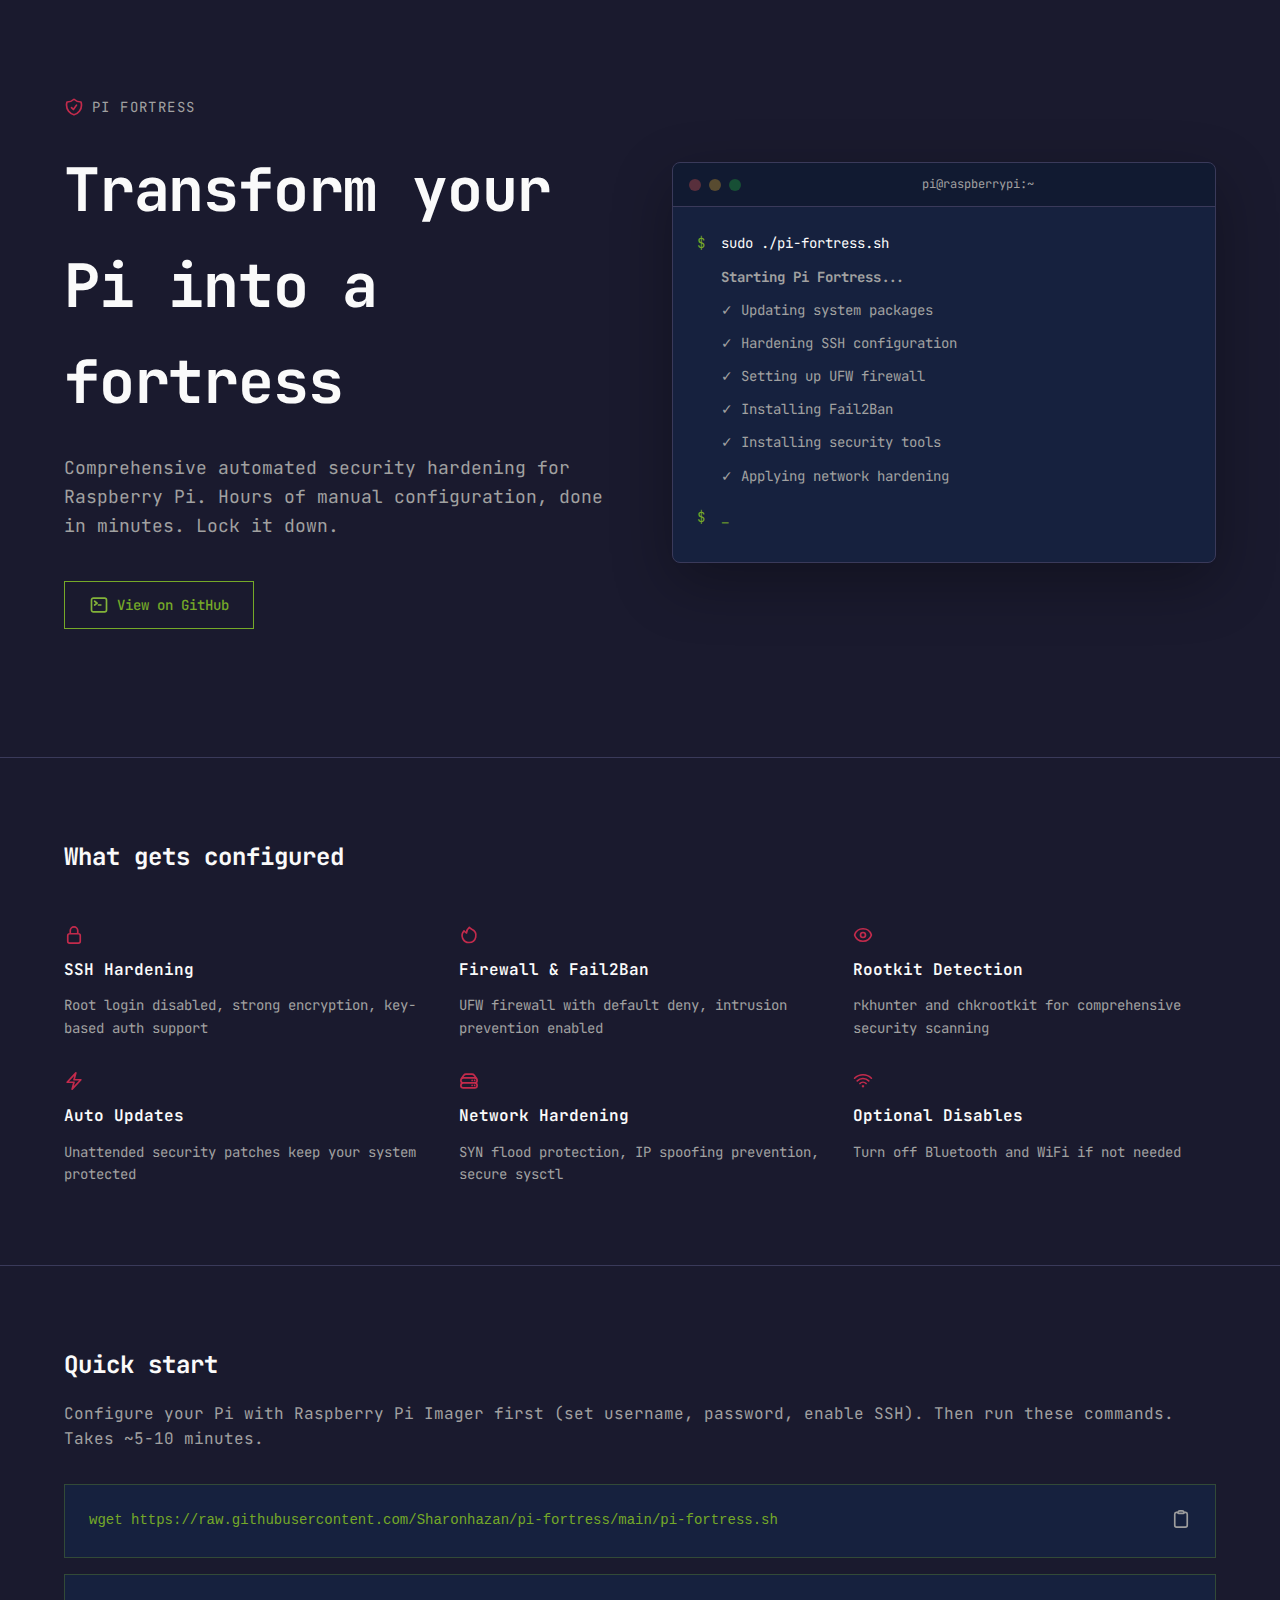
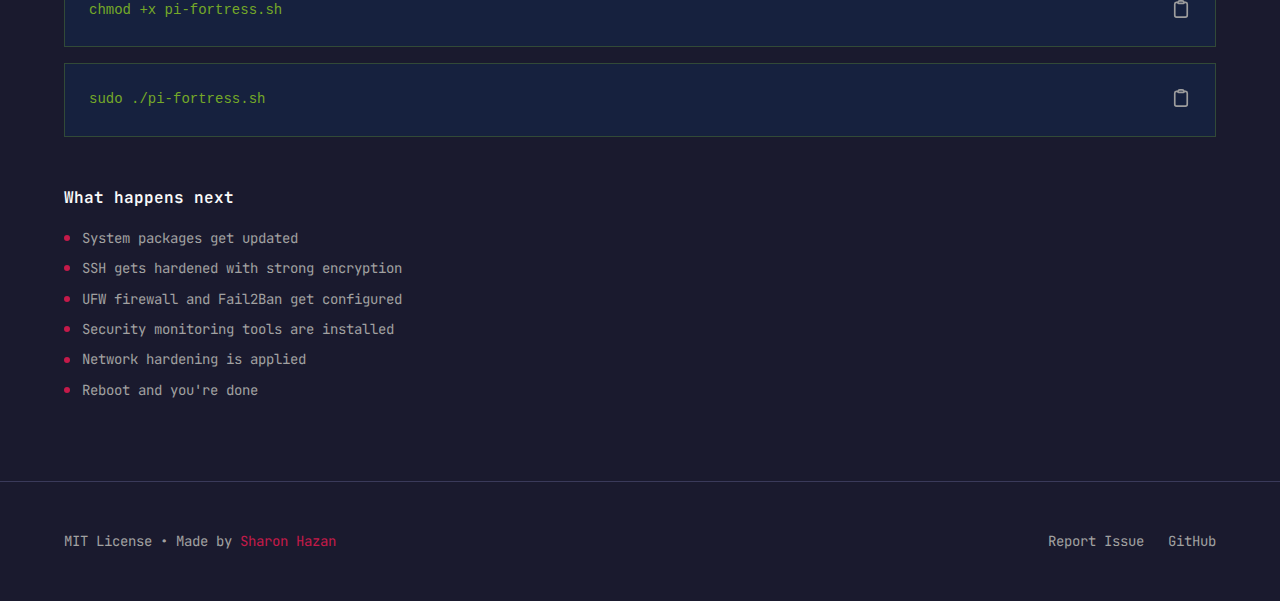
<file: docs/index.html>
<!DOCTYPE html>
<html lang="en">
<head>
  <meta charset="UTF-8">
  <meta name="viewport" content="width=device-width, initial-scale=1.0">
  <title>Pi Fortress - Secure Your Raspberry Pi in One Command</title>
  <meta name="description" content="Automated security hardening script for Raspberry Pi. Configure firewall, SSH, fail2ban, and more with a single command.">
  <link rel="preconnect" href="https://fonts.googleapis.com">
  <link rel="preconnect" href="https://fonts.gstatic.com" crossorigin>
  <link href="https://fonts.googleapis.com/css2?family=JetBrains+Mono:wght@400;500;600;700&display=swap" rel="stylesheet">
  <link rel="stylesheet" href="styles.css">
</head>
<body>
  <!-- Hero Section -->
  <section class="hero">
    <div class="container">
      <div class="hero-grid">
        <div class="hero-content">
          <div class="hero-badge">
            <img src="icons/shield.svg" alt="" class="icon">
            <span>Pi Fortress</span>
          </div>

          <h1>Transform your Pi into a fortress</h1>

          <p class="hero-description">Comprehensive automated security hardening for Raspberry Pi. Hours of manual configuration, done in minutes. Lock it down.</p>

          <div class="hero-buttons">
<!--
            <a href="https://raw.githubusercontent.com/Sharonhazan/pi-fortress/main/pi_fortress.sh" download class="btn btn-primary">
              <img src="icons/download.svg" alt="" class="icon">
              Download Script
            </a>
-->
            <a href="https://github.com/Sharonhazan/pi-fortress" target="_blank" rel="noopener noreferrer" class="btn btn-secondary">
              <img src="icons/terminal.svg" alt="" class="icon">
              View on GitHub
            </a>
          </div>
        </div>

   <div class="terminal-window">
            <div class="terminal-header">
              <div class="terminal-buttons">
                <span></span>
                <span></span>
                <span></span>
              </div>
              <div class="terminal-title">pi@raspberrypi:~</div>
            </div>
            <div class="terminal-body">
              <div class="terminal-line"><span class="prompt">$</span> sudo ./pi-fortress.sh</div>
              <div class="terminal-line output"><b>Starting Pi Fortress...</b></div>
              <div class="terminal-line output">✓ Updating system packages</div>
              <div class="terminal-line output">✓ Hardening SSH configuration</div>
              <div class="terminal-line output">✓ Setting up UFW firewall</div>
              <div class="terminal-line output">✓ Installing Fail2Ban</div>
              <div class="terminal-line output">✓ Installing security tools</div>
              <div class="terminal-line output">✓ Applying network hardening</div>
              <div class="terminal-line cursor"><span class="prompt">$</span> <span class="blink">_</span></div>
            </div>
          </div>
        </div>
      </div>
    </div>
  </section>

  <!-- Features Section -->
  <section class="features">
    <div class="container">
      <h2>What gets configured</h2>

      <div class="features-grid">
        <div class="feature">
          <img src="icons/lock.svg" alt="" class="icon">
          <h3>SSH Hardening</h3>
          <p>Root login disabled, strong encryption, key-based auth support</p>
        </div>

        <div class="feature">
          <img src="icons/fire.svg" alt="" class="icon">
          <h3>Firewall & Fail2Ban</h3>
          <p>UFW firewall with default deny, intrusion prevention enabled</p>
        </div>

        <div class="feature">
          <img src="icons/eye.svg" alt="" class="icon">
          <h3>Rootkit Detection</h3>
          <p>rkhunter and chkrootkit for comprehensive security scanning</p>
        </div>

        <div class="feature">
          <img src="icons/bolt.svg" alt="" class="icon">
          <h3>Auto Updates</h3>
          <p>Unattended security patches keep your system protected</p>
        </div>

        <div class="feature">
          <img src="icons/server.svg" alt="" class="icon">
          <h3>Network Hardening</h3>
          <p>SYN flood protection, IP spoofing prevention, secure sysctl</p>
        </div>

        <div class="feature">
          <img src="icons/wifi.svg" alt="" class="icon">
          <h3>Optional Disables</h3>
          <p>Turn off Bluetooth and WiFi if not needed</p>
        </div>
      </div>
    </div>
  </section>

  <!-- Installation Section -->
  <section class="installation">
    <div class="container">
      <h2>Quick start</h2>
      <p class="installation-description">Configure your Pi with Raspberry Pi Imager first (set username, password, enable SSH). Then run these commands. Takes ~5-10 minutes.</p>

      <div class="code-blocks">
        <div class="code-block">
          <button class="copy-btn" onclick="copyCommand(this, 'wget https://raw.githubusercontent.com/Sharonhazan/pi-fortress/main/pi-fortress.sh')">
            <img src="icons/clipboard.svg" alt="Copy" class="icon copy-icon">
            <img src="icons/check.svg" alt="Copied" class="icon check-icon" style="display: none;">
          </button>
          <pre><code>wget https://raw.githubusercontent.com/Sharonhazan/pi-fortress/main/pi-fortress.sh</code></pre>
        </div>

        <div class="code-block">
          <button class="copy-btn" onclick="copyCommand(this, 'chmod +x pi-fortress.sh')">
            <img src="icons/clipboard.svg" alt="Copy" class="icon copy-icon">
            <img src="icons/check.svg" alt="Copied" class="icon check-icon" style="display: none;">
          </button>
          <pre><code>chmod +x pi-fortress.sh</code></pre>
        </div>

        <div class="code-block">
          <button class="copy-btn" onclick="copyCommand(this, 'sudo ./pi-fortress.sh')">
            <img src="icons/clipboard.svg" alt="Copy" class="icon copy-icon">
            <img src="icons/check.svg" alt="Copied" class="icon check-icon" style="display: none;">
          </button>
          <pre><code>sudo ./pi-fortress.sh</code></pre>
        </div>
      </div>

      <div class="next-steps">
        <h3>What happens next</h3>
        <ul>
          <li><span class="bullet"></span> System packages get updated</li>
          <li><span class="bullet"></span> SSH gets hardened with strong encryption</li>
          <li><span class="bullet"></span> UFW firewall and Fail2Ban get configured</li>
          <li><span class="bullet"></span> Security monitoring tools are installed</li>
          <li><span class="bullet"></span> Network hardening is applied</li>
          <li><span class="bullet"></span> Reboot and you're done</li>
        </ul>
      </div>
    </div>
  </section>

  <!-- Footer -->
  <footer class="footer">
    <div class="container">
      <div class="footer-content">
        <p>MIT License • Made by <a href="https://github.com/Sharonhazan" target="_blank" rel="noopener noreferrer">Sharon Hazan</a></p>
        <div class="footer-links">
          <a href="https://github.com/Sharonhazan/pi-fortress/issues" target="_blank" rel="noopener noreferrer">Report Issue</a>
          <a href="https://github.com/Sharonhazan/pi-fortress" target="_blank" rel="noopener noreferrer">GitHub</a>
        </div>
      </div>
    </div>
  </footer>

  <script>
    function copyCommand(button, command) {
      navigator.clipboard.writeText(command).then(() => {
        const copyIcon = button.querySelector('.copy-icon');
        const checkIcon = button.querySelector('.check-icon');
        copyIcon.style.display = 'none';
        checkIcon.style.display = 'block';
        setTimeout(() => {
          copyIcon.style.display = 'block';
          checkIcon.style.display = 'none';
        }, 2000);
      });
    }
  </script>
</body>
</html>
</file>
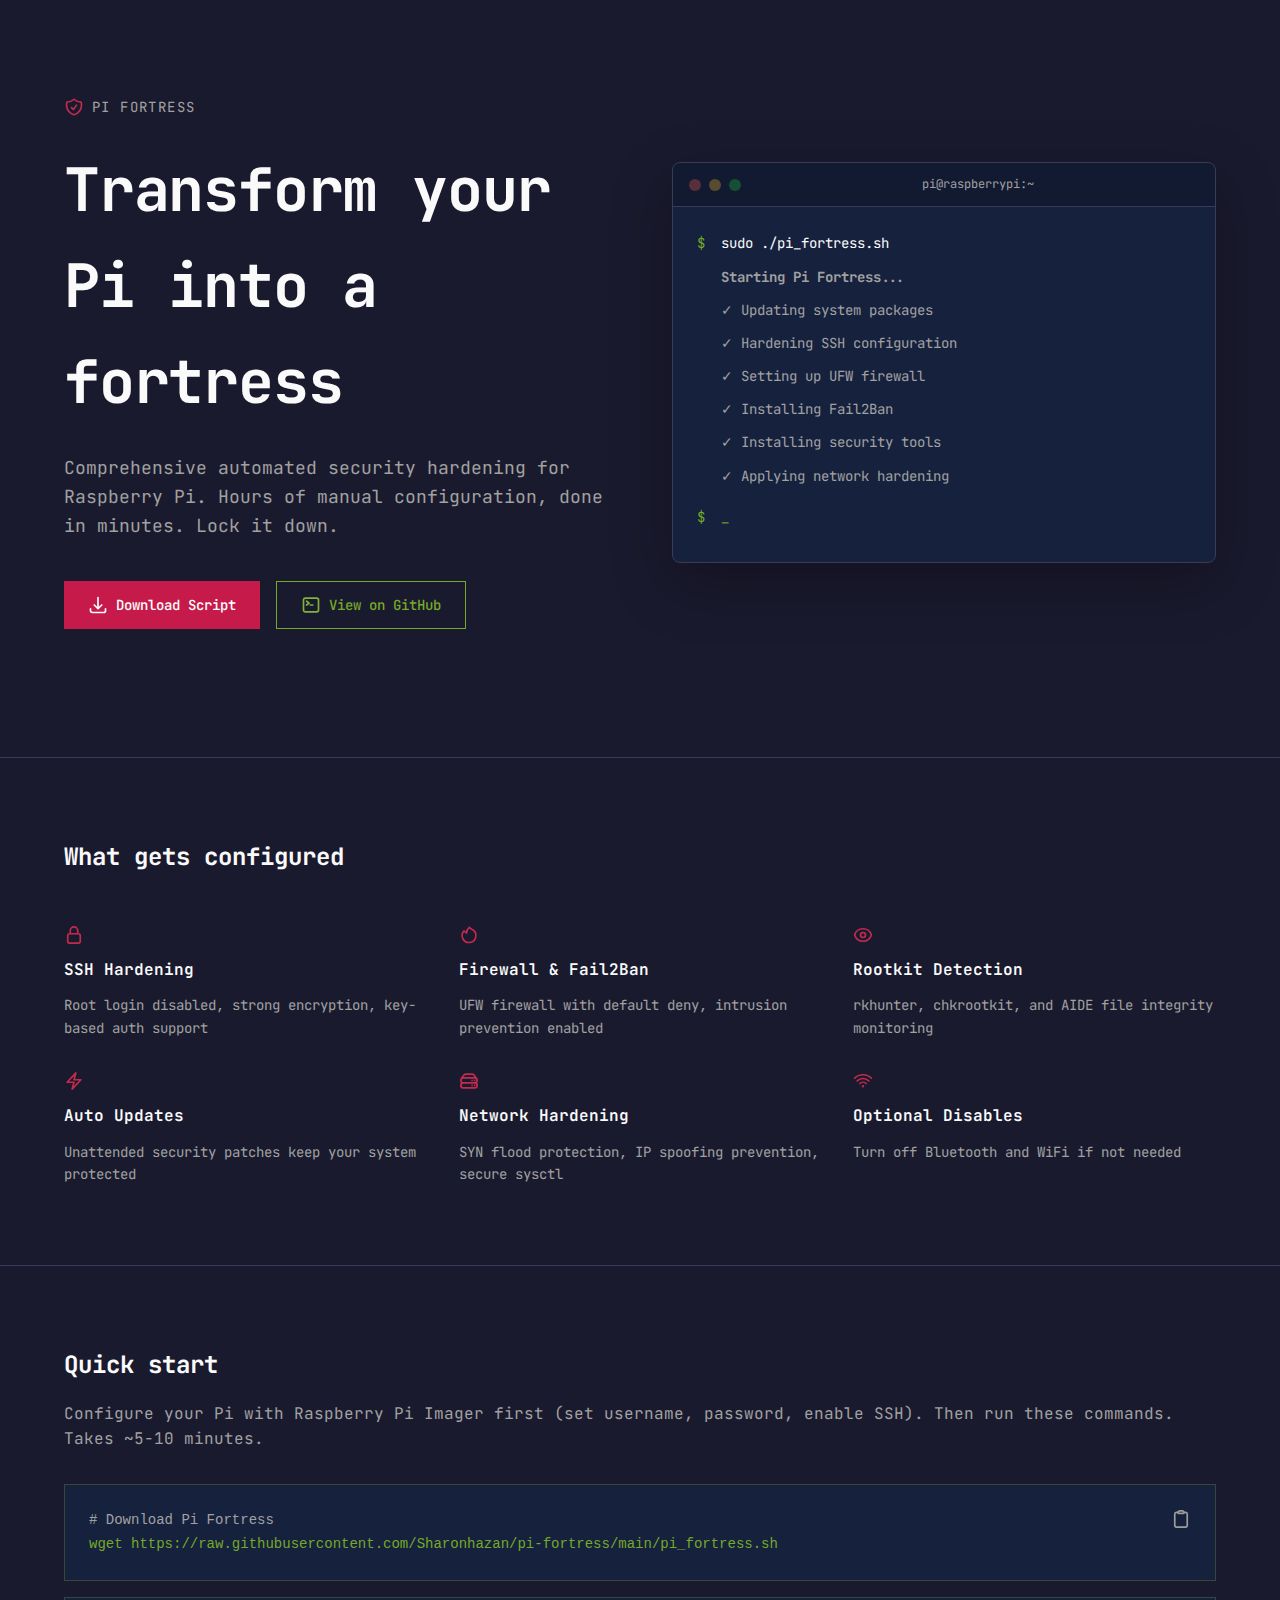
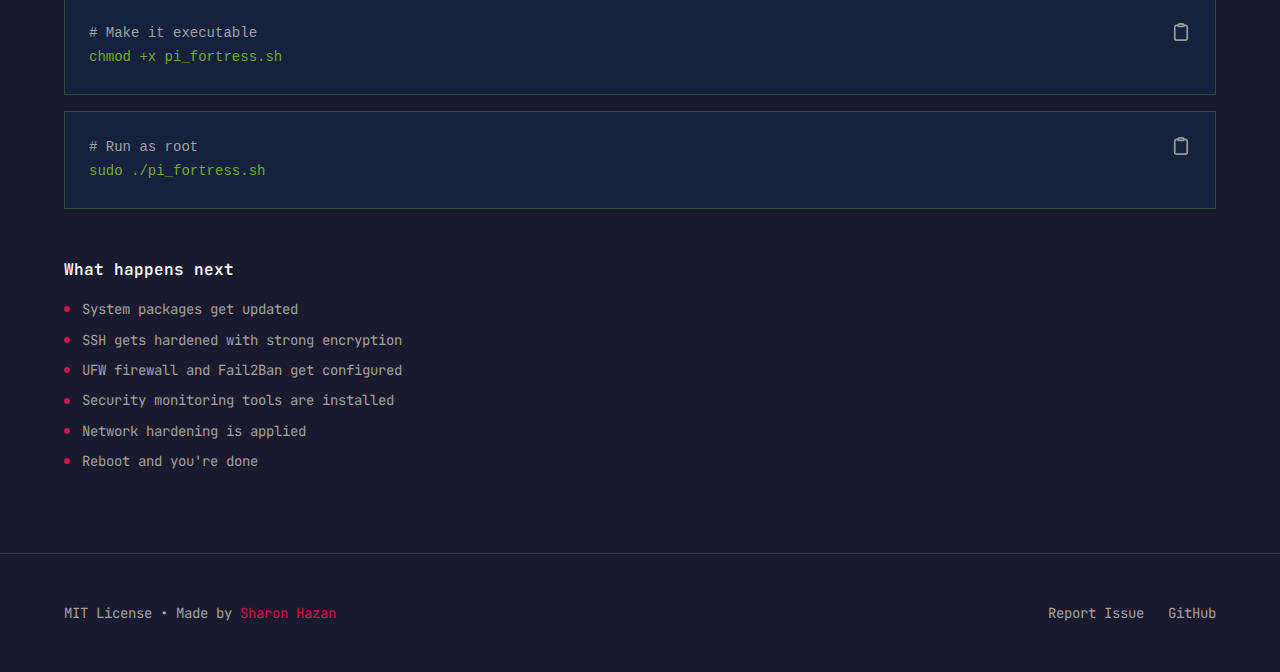
<file: web/index.html>
<!DOCTYPE html>
<html lang="en">
<head>
  <meta charset="UTF-8">
  <meta name="viewport" content="width=device-width, initial-scale=1.0">
  <title>Pi Fortress - Secure Your Raspberry Pi in One Command</title>
  <meta name="description" content="Automated security hardening script for Raspberry Pi. Configure firewall, SSH, fail2ban, and more with a single command.">
  <link rel="preconnect" href="https://fonts.googleapis.com">
  <link rel="preconnect" href="https://fonts.gstatic.com" crossorigin>
  <link href="https://fonts.googleapis.com/css2?family=JetBrains+Mono:wght@400;500;600;700&display=swap" rel="stylesheet">
  <link rel="stylesheet" href="styles.css">
</head>
<body>
  <!-- Hero Section -->
  <section class="hero">
    <div class="container">
      <div class="hero-grid">
        <div class="hero-content">
          <div class="hero-badge">
            <img src="icons/shield.svg" alt="" class="icon">
            <span>Pi Fortress</span>
          </div>

          <h1>Transform your Pi into a fortress</h1>

          <p class="hero-description">Comprehensive automated security hardening for Raspberry Pi. Hours of manual configuration, done in minutes. Lock it down.</p>

          <div class="hero-buttons">
            <a href="https://raw.githubusercontent.com/Sharonhazan/pi-fortress/main/pi_fortress.sh" download class="btn btn-primary">
              <img src="icons/download.svg" alt="" class="icon">
              Download Script
            </a>
            <a href="https://github.com/Sharonhazan/pi-fortress" target="_blank" rel="noopener noreferrer" class="btn btn-secondary">
              <img src="icons/terminal.svg" alt="" class="icon">
              View on GitHub
            </a>
          </div>
        </div>

   <div class="terminal-window">
            <div class="terminal-header">
              <div class="terminal-buttons">
                <span></span>
                <span></span>
                <span></span>
              </div>
              <div class="terminal-title">pi@raspberrypi:~</div>
            </div>
            <div class="terminal-body">
              <div class="terminal-line"><span class="prompt">$</span> sudo ./pi_fortress.sh</div>
              <div class="terminal-line output"><b>Starting Pi Fortress...</b></div>
              <div class="terminal-line output">✓ Updating system packages</div>
              <div class="terminal-line output">✓ Hardening SSH configuration</div>
              <div class="terminal-line output">✓ Setting up UFW firewall</div>
              <div class="terminal-line output">✓ Installing Fail2Ban</div>
              <div class="terminal-line output">✓ Installing security tools</div>
              <div class="terminal-line output">✓ Applying network hardening</div>
              <div class="terminal-line cursor"><span class="prompt">$</span> <span class="blink">_</span></div>
            </div>
          </div>
        </div>
      </div>
    </div>
  </section>

  <!-- Features Section -->
  <section class="features">
    <div class="container">
      <h2>What gets configured</h2>

      <div class="features-grid">
        <div class="feature">
          <img src="icons/lock.svg" alt="" class="icon">
          <h3>SSH Hardening</h3>
          <p>Root login disabled, strong encryption, key-based auth support</p>
        </div>

        <div class="feature">
          <img src="icons/fire.svg" alt="" class="icon">
          <h3>Firewall & Fail2Ban</h3>
          <p>UFW firewall with default deny, intrusion prevention enabled</p>
        </div>

        <div class="feature">
          <img src="icons/eye.svg" alt="" class="icon">
          <h3>Rootkit Detection</h3>
          <p>rkhunter, chkrootkit, and AIDE file integrity monitoring</p>
        </div>

        <div class="feature">
          <img src="icons/bolt.svg" alt="" class="icon">
          <h3>Auto Updates</h3>
          <p>Unattended security patches keep your system protected</p>
        </div>

        <div class="feature">
          <img src="icons/server.svg" alt="" class="icon">
          <h3>Network Hardening</h3>
          <p>SYN flood protection, IP spoofing prevention, secure sysctl</p>
        </div>

        <div class="feature">
          <img src="icons/wifi.svg" alt="" class="icon">
          <h3>Optional Disables</h3>
          <p>Turn off Bluetooth and WiFi if not needed</p>
        </div>
      </div>
    </div>
  </section>

  <!-- Installation Section -->
  <section class="installation">
    <div class="container">
      <h2>Quick start</h2>
      <p class="installation-description">Configure your Pi with Raspberry Pi Imager first (set username, password, enable SSH). Then run these commands. Takes ~5-10 minutes.</p>

      <div class="code-blocks">
        <div class="code-block">
          <button class="copy-btn" onclick="copyCommand(this, 'wget https://raw.githubusercontent.com/Sharonhazan/pi-fortress/main/pi_fortress.sh')">
            <img src="icons/clipboard.svg" alt="Copy" class="icon copy-icon">
            <img src="icons/check.svg" alt="Copied" class="icon check-icon" style="display: none;">
          </button>
          <pre><code><span class="comment"># Download Pi Fortress</span>
wget https://raw.githubusercontent.com/Sharonhazan/pi-fortress/main/pi_fortress.sh</code></pre>
        </div>

        <div class="code-block">
          <button class="copy-btn" onclick="copyCommand(this, 'chmod +x pi_fortress.sh')">
            <img src="icons/clipboard.svg" alt="Copy" class="icon copy-icon">
            <img src="icons/check.svg" alt="Copied" class="icon check-icon" style="display: none;">
          </button>
          <pre><code><span class="comment"># Make it executable</span>
chmod +x pi_fortress.sh</code></pre>
        </div>

        <div class="code-block">
          <button class="copy-btn" onclick="copyCommand(this, 'sudo ./pi_fortress.sh')">
            <img src="icons/clipboard.svg" alt="Copy" class="icon copy-icon">
            <img src="icons/check.svg" alt="Copied" class="icon check-icon" style="display: none;">
          </button>
          <pre><code><span class="comment"># Run as root</span>
sudo ./pi_fortress.sh</code></pre>
        </div>
      </div>

      <div class="next-steps">
        <h3>What happens next</h3>
        <ul>
          <li><span class="bullet"></span> System packages get updated</li>
          <li><span class="bullet"></span> SSH gets hardened with strong encryption</li>
          <li><span class="bullet"></span> UFW firewall and Fail2Ban get configured</li>
          <li><span class="bullet"></span> Security monitoring tools are installed</li>
          <li><span class="bullet"></span> Network hardening is applied</li>
          <li><span class="bullet"></span> Reboot and you're done</li>
        </ul>
      </div>
    </div>
  </section>

  <!-- Footer -->
  <footer class="footer">
    <div class="container">
      <div class="footer-content">
        <p>MIT License • Made by <a href="https://github.com/Sharonhazan" target="_blank" rel="noopener noreferrer">Sharon Hazan</a></p>
        <div class="footer-links">
          <a href="https://github.com/Sharonhazan/pi-fortress/issues" target="_blank" rel="noopener noreferrer">Report Issue</a>
          <a href="https://github.com/Sharonhazan/pi-fortress" target="_blank" rel="noopener noreferrer">GitHub</a>
        </div>
      </div>
    </div>
  </footer>

  <script>
    function copyCommand(button, command) {
      navigator.clipboard.writeText(command).then(() => {
        const copyIcon = button.querySelector('.copy-icon');
        const checkIcon = button.querySelector('.check-icon');
        copyIcon.style.display = 'none';
        checkIcon.style.display = 'block';
        setTimeout(() => {
          copyIcon.style.display = 'block';
          checkIcon.style.display = 'none';
        }, 2000);
      });
    }
  </script>
</body>
</html>
</file>
<file: docs/styles.css>
/* Reset and Base */
*,
*::before,
*::after {
  box-sizing: border-box;
  margin: 0;
  padding: 0;
}

:root {
  /* Raspberry Pi Colors */
  --primary: #c51a4a;
  --accent: #75a928;
  --background: #1a1a2e;
  --card: #16213e;
  --foreground: #fafafa;
  --muted: #a1a1a1;
  --border: #3a3a5a;
}

html {
  font-size: 16px;
}

body {
  font-family: "JetBrains Mono", monospace;
  background-color: var(--background);
  color: var(--foreground);
  line-height: 1.6;
}

.container {
  max-width: 1200px;
  margin: 0 auto;
  padding: 0 1.5rem;
}

.icon {
  width: 1.25rem;
  height: 1.25rem;
  flex-shrink: 0;
}

/* Add filters to colorize external SVG icons */
.hero-badge .icon {
  filter: brightness(0) saturate(100%) invert(22%) sepia(83%) saturate(2186%) hue-rotate(327deg) brightness(88%)
    contrast(91%);
}

.feature .icon {
  filter: brightness(0) saturate(100%) invert(22%) sepia(83%) saturate(2186%) hue-rotate(327deg) brightness(88%)
    contrast(91%);
}

.btn-primary .icon {
  filter: brightness(0) invert(1);
}

.btn-secondary .icon {
  filter: brightness(0) saturate(100%) invert(58%) sepia(68%) saturate(404%) hue-rotate(42deg) brightness(97%)
    contrast(88%);
}

.btn-secondary:hover .icon {
  filter: brightness(0) invert(1);
}

.copy-btn .icon {
  filter: brightness(0) saturate(100%) invert(70%) sepia(0%) saturate(0%) hue-rotate(0deg) brightness(90%) contrast(90%);
}

.copy-btn:hover .icon {
  filter: brightness(0) saturate(100%) invert(58%) sepia(68%) saturate(404%) hue-rotate(42deg) brightness(97%)
    contrast(88%);
}

.copy-btn .check-icon {
  filter: brightness(0) saturate(100%) invert(58%) sepia(68%) saturate(404%) hue-rotate(42deg) brightness(97%)
    contrast(88%);
}

/* Hero Section */
.hero {
  border-bottom: 1px solid var(--border);
  padding: 6rem 0 8rem;
}

.hero-grid {
  display: grid;
  grid-template-columns: 1fr;
  gap: 3rem;
  align-items: center;
}

@media (min-width: 1024px) {
  .hero-grid {
    grid-template-columns: 1fr 1fr;
    gap: 4rem;
  }
}

.hero-content {
  max-width: 100%;
}

.hero-badge {
  display: flex;
  align-items: center;
  gap: 0.5rem;
  color: var(--muted);
  margin-bottom: 1.5rem;
}

.hero-badge span {
  font-size: 0.875rem;
  text-transform: uppercase;
  letter-spacing: 0.1em;
}

.hero h1 {
  font-size: clamp(2.5rem, 5vw, 3.75rem);
  font-weight: 700;
  letter-spacing: -0.02em;
  margin-bottom: 1.5rem;
}

.hero-description {
  font-size: 1.125rem;
  color: var(--muted);
  margin-bottom: 2.5rem;
}

.hero-buttons {
  display: flex;
  flex-wrap: wrap;
  gap: 1rem;
}

/* Terminal Window */
.terminal-window {
  background-color: var(--card);
  border: 1px solid var(--border);
  border-radius: 0.5rem;
  overflow: hidden;
  box-shadow: 0 20px 60px rgba(0, 0, 0, 0.3);
}

.terminal-header {
  background-color: rgba(0, 0, 0, 0.2);
  padding: 0.75rem 1rem;
  display: flex;
  align-items: center;
  gap: 1rem;
  border-bottom: 1px solid var(--border);
}

.terminal-buttons {
  display: flex;
  gap: 0.5rem;
}

.terminal-buttons span {
  width: 0.75rem;
  height: 0.75rem;
  border-radius: 50%;
  background-color: var(--muted);
  opacity: 0.3;
}

.terminal-buttons span:nth-child(1) {
  background-color: #ff5f56;
}

.terminal-buttons span:nth-child(2) {
  background-color: #ffbd2e;
}

.terminal-buttons span:nth-child(3) {
  background-color: #27c93f;
}

.terminal-title {
  font-size: 0.75rem;
  color: var(--muted);
  flex: 1;
  text-align: center;
}

.terminal-body {
  padding: 1.5rem;
  font-size: 0.875rem;
  line-height: 1.8;
}

.terminal-line {
  margin-bottom: 0.5rem;
}

.terminal-line.cursor {
  margin-top: 1rem;
}

.prompt {
  color: var(--accent);
  margin-right: 0.5rem;
}

.output {
  color: var(--muted);
  padding-left: 1.5rem;
}

.blink {
  animation: blink 1s infinite;
  color: var(--accent);
}

@keyframes blink {
  0%, 50% {
    opacity: 1;
  }
  51%, 100% {
    opacity: 0;
  }
}
/* Buttons */
.btn {
  display: inline-flex;
  align-items: center;
  gap: 0.5rem;
  padding: 0.75rem 1.5rem;
  font-family: inherit;
  font-size: 0.875rem;
  font-weight: 500;
  text-decoration: none;
  cursor: pointer;
  transition: all 0.2s ease;
}

.btn-primary {
  background-color: var(--primary);
  color: white;
  border: none;
}

.btn-primary:hover {
  background-color: #a8163f;
}

.btn-secondary {
  background-color: transparent;
  color: var(--accent);
  border: 1px solid var(--accent);
}

.btn-secondary:hover {
  background-color: var(--accent);
  color: white;
}

/* Features Section */
.features {
  border-bottom: 1px solid var(--border);
  padding: 5rem 0;
}

.features h2 {
  font-size: 1.5rem;
  font-weight: 700;
  margin-bottom: 3rem;
}

.features-grid {
  display: grid;
  grid-template-columns: repeat(1, 1fr);
  gap: 2rem;
}

@media (min-width: 768px) {
  .features-grid {
    grid-template-columns: repeat(2, 1fr);
  }
}

@media (min-width: 1024px) {
  .features-grid {
    grid-template-columns: repeat(3, 1fr);
  }
}

.feature {
  display: flex;
  flex-direction: column;
  gap: 0.75rem;
}

.feature h3 {
  font-size: 1rem;
  font-weight: 600;
}

.feature p {
  font-size: 0.875rem;
  color: var(--muted);
}

/* Installation Section */
.installation {
  border-bottom: 1px solid var(--border);
  padding: 5rem 0;
}

.installation h2 {
  font-size: 1.5rem;
  font-weight: 700;
  margin-bottom: 1rem;
}

.installation-description {
  color: var(--muted);
  margin-bottom: 2rem;
}

.code-blocks {
  display: flex;
  flex-direction: column;
  gap: 1rem;
}

.code-block {
  position: relative;
  background-color: var(--card);
  border: 1px solid rgba(117, 169, 40, 0.3);
  padding: 1.5rem;
  overflow-x: auto;
}

.code-block pre {
  margin: 0;
  font-size: 0.875rem;
  line-height: 1.7;
}

.code-block code {
  color: var(--accent);
}

.code-block .comment {
  color: var(--muted);
}

.copy-btn {
  position: absolute;
  top: 1rem;
  right: 1rem;
  background: transparent;
  border: none;
  color: var(--muted);
  cursor: pointer;
  padding: 0.5rem;
  transition: color 0.2s ease;
}

.copy-btn:hover {
  color: var(--accent);
}

.next-steps {
  margin-top: 3rem;
}

.next-steps h3 {
  font-size: 1rem;
  font-weight: 600;
  margin-bottom: 1rem;
}

.next-steps ul {
  list-style: none;
  display: flex;
  flex-direction: column;
  gap: 0.5rem;
}

.next-steps li {
  display: flex;
  align-items: center;
  gap: 0.75rem;
  font-size: 0.875rem;
  color: var(--muted);
}

.next-steps .bullet {
  width: 0.375rem;
  height: 0.375rem;
  background-color: var(--primary);
  border-radius: 50%;
  flex-shrink: 0;
}

/* Footer */
.footer {
  padding: 3rem 0;
}

.footer-content {
  display: flex;
  flex-direction: column;
  gap: 1.5rem;
}

@media (min-width: 768px) {
  .footer-content {
    flex-direction: row;
    justify-content: space-between;
    align-items: center;
  }
}

.footer p {
  font-size: 0.875rem;
  color: var(--muted);
}

.footer p a {
  color: var(--primary);
  text-decoration: none;
}

.footer p a:hover {
  text-decoration: underline;
}

.footer-links {
  display: flex;
  gap: 1.5rem;
}

.footer-links a {
  font-size: 0.875rem;
  color: var(--muted);
  text-decoration: none;
  transition: color 0.2s ease;
}

.footer-links a:hover {
  color: var(--accent);
}

/* Mobile Responsive */
@media (max-width: 640px) {
  .hero {
    padding: 4rem 0 5rem;
  }

  .hero-buttons {
    flex-direction: column;
  }

  .btn {
    width: 100%;
    justify-content: center;
  }
}
</file>
<file: web/styles.css>
/* Reset and Base */
*,
*::before,
*::after {
  box-sizing: border-box;
  margin: 0;
  padding: 0;
}

:root {
  /* Raspberry Pi Colors */
  --primary: #c51a4a;
  --accent: #75a928;
  --background: #1a1a2e;
  --card: #16213e;
  --foreground: #fafafa;
  --muted: #a1a1a1;
  --border: #3a3a5a;
}

html {
  font-size: 16px;
}

body {
  font-family: "JetBrains Mono", monospace;
  background-color: var(--background);
  color: var(--foreground);
  line-height: 1.6;
}

.container {
  max-width: 1200px;
  margin: 0 auto;
  padding: 0 1.5rem;
}

.icon {
  width: 1.25rem;
  height: 1.25rem;
  flex-shrink: 0;
}

/* Add filters to colorize external SVG icons */
.hero-badge .icon {
  filter: brightness(0) saturate(100%) invert(22%) sepia(83%) saturate(2186%) hue-rotate(327deg) brightness(88%)
    contrast(91%);
}

.feature .icon {
  filter: brightness(0) saturate(100%) invert(22%) sepia(83%) saturate(2186%) hue-rotate(327deg) brightness(88%)
    contrast(91%);
}

.btn-primary .icon {
  filter: brightness(0) invert(1);
}

.btn-secondary .icon {
  filter: brightness(0) saturate(100%) invert(58%) sepia(68%) saturate(404%) hue-rotate(42deg) brightness(97%)
    contrast(88%);
}

.btn-secondary:hover .icon {
  filter: brightness(0) invert(1);
}

.copy-btn .icon {
  filter: brightness(0) saturate(100%) invert(70%) sepia(0%) saturate(0%) hue-rotate(0deg) brightness(90%) contrast(90%);
}

.copy-btn:hover .icon {
  filter: brightness(0) saturate(100%) invert(58%) sepia(68%) saturate(404%) hue-rotate(42deg) brightness(97%)
    contrast(88%);
}

.copy-btn .check-icon {
  filter: brightness(0) saturate(100%) invert(58%) sepia(68%) saturate(404%) hue-rotate(42deg) brightness(97%)
    contrast(88%);
}

/* Hero Section */
.hero {
  border-bottom: 1px solid var(--border);
  padding: 6rem 0 8rem;
}

.hero-grid {
  display: grid;
  grid-template-columns: 1fr;
  gap: 3rem;
  align-items: center;
}

@media (min-width: 1024px) {
  .hero-grid {
    grid-template-columns: 1fr 1fr;
    gap: 4rem;
  }
}

.hero-content {
  max-width: 100%;
}

.hero-badge {
  display: flex;
  align-items: center;
  gap: 0.5rem;
  color: var(--muted);
  margin-bottom: 1.5rem;
}

.hero-badge span {
  font-size: 0.875rem;
  text-transform: uppercase;
  letter-spacing: 0.1em;
}

.hero h1 {
  font-size: clamp(2.5rem, 5vw, 3.75rem);
  font-weight: 700;
  letter-spacing: -0.02em;
  margin-bottom: 1.5rem;
}

.hero-description {
  font-size: 1.125rem;
  color: var(--muted);
  margin-bottom: 2.5rem;
}

.hero-buttons {
  display: flex;
  flex-wrap: wrap;
  gap: 1rem;
}

/* Terminal Window */
.terminal-window {
  background-color: var(--card);
  border: 1px solid var(--border);
  border-radius: 0.5rem;
  overflow: hidden;
  box-shadow: 0 20px 60px rgba(0, 0, 0, 0.3);
}

.terminal-header {
  background-color: rgba(0, 0, 0, 0.2);
  padding: 0.75rem 1rem;
  display: flex;
  align-items: center;
  gap: 1rem;
  border-bottom: 1px solid var(--border);
}

.terminal-buttons {
  display: flex;
  gap: 0.5rem;
}

.terminal-buttons span {
  width: 0.75rem;
  height: 0.75rem;
  border-radius: 50%;
  background-color: var(--muted);
  opacity: 0.3;
}

.terminal-buttons span:nth-child(1) {
  background-color: #ff5f56;
}

.terminal-buttons span:nth-child(2) {
  background-color: #ffbd2e;
}

.terminal-buttons span:nth-child(3) {
  background-color: #27c93f;
}

.terminal-title {
  font-size: 0.75rem;
  color: var(--muted);
  flex: 1;
  text-align: center;
}

.terminal-body {
  padding: 1.5rem;
  font-size: 0.875rem;
  line-height: 1.8;
}

.terminal-line {
  margin-bottom: 0.5rem;
}

.terminal-line.cursor {
  margin-top: 1rem;
}

.prompt {
  color: var(--accent);
  margin-right: 0.5rem;
}

.output {
  color: var(--muted);
  padding-left: 1.5rem;
}

.blink {
  animation: blink 1s infinite;
  color: var(--accent);
}

@keyframes blink {
  0%, 50% {
    opacity: 1;
  }
  51%, 100% {
    opacity: 0;
  }
}
/* Buttons */
.btn {
  display: inline-flex;
  align-items: center;
  gap: 0.5rem;
  padding: 0.75rem 1.5rem;
  font-family: inherit;
  font-size: 0.875rem;
  font-weight: 500;
  text-decoration: none;
  cursor: pointer;
  transition: all 0.2s ease;
}

.btn-primary {
  background-color: var(--primary);
  color: white;
  border: none;
}

.btn-primary:hover {
  background-color: #a8163f;
}

.btn-secondary {
  background-color: transparent;
  color: var(--accent);
  border: 1px solid var(--accent);
}

.btn-secondary:hover {
  background-color: var(--accent);
  color: white;
}

/* Features Section */
.features {
  border-bottom: 1px solid var(--border);
  padding: 5rem 0;
}

.features h2 {
  font-size: 1.5rem;
  font-weight: 700;
  margin-bottom: 3rem;
}

.features-grid {
  display: grid;
  grid-template-columns: repeat(1, 1fr);
  gap: 2rem;
}

@media (min-width: 768px) {
  .features-grid {
    grid-template-columns: repeat(2, 1fr);
  }
}

@media (min-width: 1024px) {
  .features-grid {
    grid-template-columns: repeat(3, 1fr);
  }
}

.feature {
  display: flex;
  flex-direction: column;
  gap: 0.75rem;
}

.feature h3 {
  font-size: 1rem;
  font-weight: 600;
}

.feature p {
  font-size: 0.875rem;
  color: var(--muted);
}

/* Installation Section */
.installation {
  border-bottom: 1px solid var(--border);
  padding: 5rem 0;
}

.installation h2 {
  font-size: 1.5rem;
  font-weight: 700;
  margin-bottom: 1rem;
}

.installation-description {
  color: var(--muted);
  margin-bottom: 2rem;
}

.code-blocks {
  display: flex;
  flex-direction: column;
  gap: 1rem;
}

.code-block {
  position: relative;
  background-color: var(--card);
  border: 1px solid rgba(117, 169, 40, 0.3);
  padding: 1.5rem;
  overflow-x: auto;
}

.code-block pre {
  margin: 0;
  font-size: 0.875rem;
  line-height: 1.7;
}

.code-block code {
  color: var(--accent);
}

.code-block .comment {
  color: var(--muted);
}

.copy-btn {
  position: absolute;
  top: 1rem;
  right: 1rem;
  background: transparent;
  border: none;
  color: var(--muted);
  cursor: pointer;
  padding: 0.5rem;
  transition: color 0.2s ease;
}

.copy-btn:hover {
  color: var(--accent);
}

.next-steps {
  margin-top: 3rem;
}

.next-steps h3 {
  font-size: 1rem;
  font-weight: 600;
  margin-bottom: 1rem;
}

.next-steps ul {
  list-style: none;
  display: flex;
  flex-direction: column;
  gap: 0.5rem;
}

.next-steps li {
  display: flex;
  align-items: center;
  gap: 0.75rem;
  font-size: 0.875rem;
  color: var(--muted);
}

.next-steps .bullet {
  width: 0.375rem;
  height: 0.375rem;
  background-color: var(--primary);
  border-radius: 50%;
  flex-shrink: 0;
}

/* Footer */
.footer {
  padding: 3rem 0;
}

.footer-content {
  display: flex;
  flex-direction: column;
  gap: 1.5rem;
}

@media (min-width: 768px) {
  .footer-content {
    flex-direction: row;
    justify-content: space-between;
    align-items: center;
  }
}

.footer p {
  font-size: 0.875rem;
  color: var(--muted);
}

.footer p a {
  color: var(--primary);
  text-decoration: none;
}

.footer p a:hover {
  text-decoration: underline;
}

.footer-links {
  display: flex;
  gap: 1.5rem;
}

.footer-links a {
  font-size: 0.875rem;
  color: var(--muted);
  text-decoration: none;
  transition: color 0.2s ease;
}

.footer-links a:hover {
  color: var(--accent);
}

/* Mobile Responsive */
@media (max-width: 640px) {
  .hero {
    padding: 4rem 0 5rem;
  }

  .hero-buttons {
    flex-direction: column;
  }

  .btn {
    width: 100%;
    justify-content: center;
  }
}
</file>
